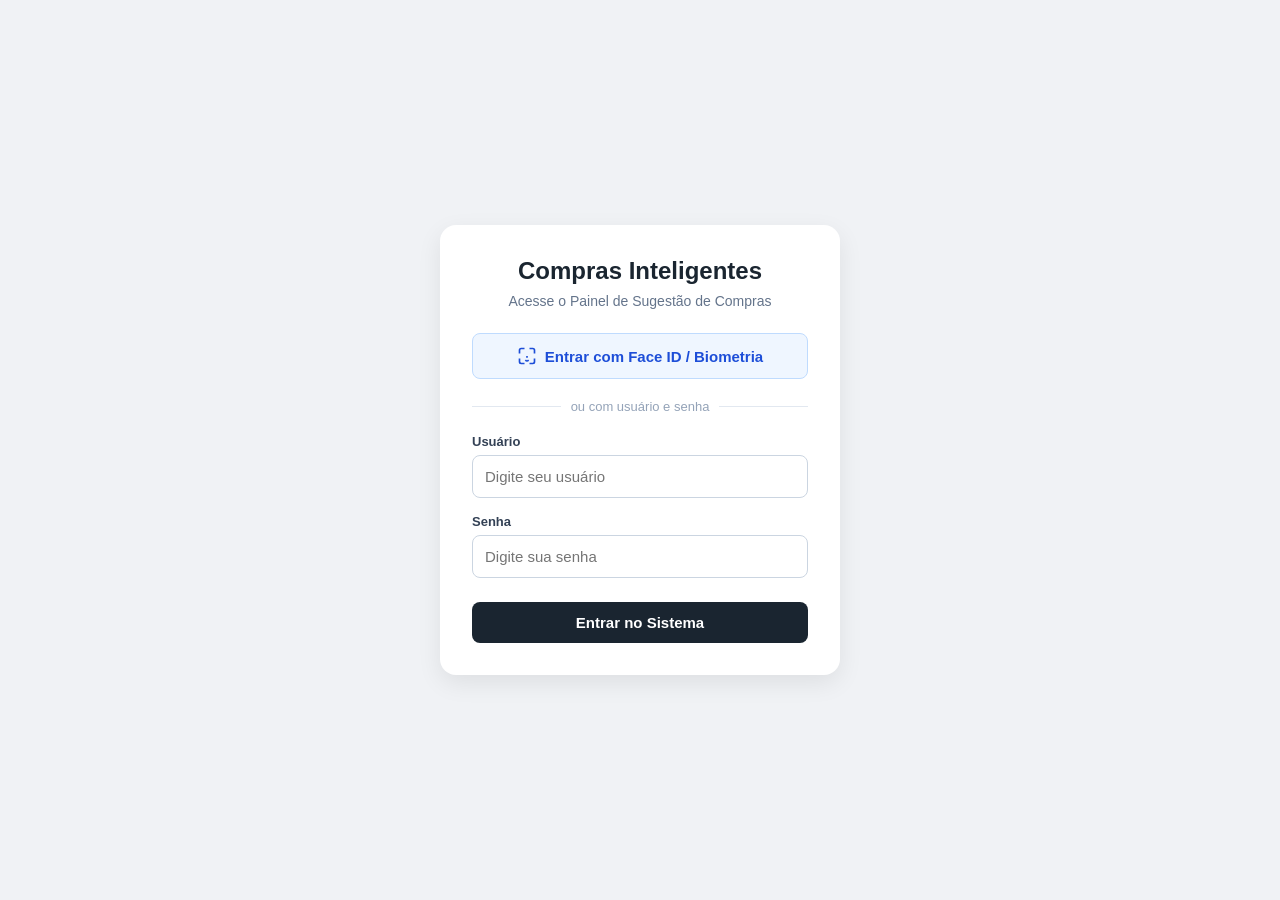
<file: frontend/login.html>
<!DOCTYPE html>
<html lang="pt-BR">
<head>
    <meta charset="UTF-8">
    <meta name="viewport" content="width=device-width, initial-scale=1.0">
    <title>Login - Compras Inteligentes</title>
    <style>
        * { box-sizing: border-box; margin: 0; padding: 0; font-family: -apple-system, BlinkMacSystemFont, "Segoe UI", Roboto, Helvetica, Arial, sans-serif; }
        body { background: #f0f2f5; display: flex; align-items: center; justify-content: center; min-height: 100vh; padding: 20px; }
        .login-card { background: #ffffff; width: 100%; max-width: 400px; padding: 32px; border-radius: 16px; box-shadow: 0 8px 24px rgba(0,0,0,0.08); text-align: center; }
        .logo { font-size: 24px; font-weight: 700; color: #1a2530; margin-bottom: 8px; }
        .subtitle { font-size: 14px; color: #64748b; margin-bottom: 24px; }
        .form-group { margin-bottom: 16px; text-align: left; }
        label { font-size: 13px; font-weight: 600; color: #334155; display: block; margin-bottom: 6px; }
        input { width: 100%; padding: 12px; border: 1px solid #cbd5e1; border-radius: 8px; font-size: 15px; outline: none; transition: 0.2s; }
        input:focus { border-color: #2563eb; box-shadow: 0 0 0 3px rgba(37, 99, 235, 0.1); }
        .btn { width: 100%; padding: 12px; font-size: 15px; font-weight: 600; border: none; border-radius: 8px; cursor: pointer; transition: 0.2s; margin-top: 8px; }
        .btn-primary { background: #1a2530; color: #fff; }
        .btn-primary:hover { background: #2d3e50; }
        .btn-faceid { background: #eff6ff; color: #1d4ed8; border: 1px solid #bfdbfe; display: flex; align-items: center; justify-content: center; gap: 8px; margin-top: 16px; }
        .btn-faceid:hover { background: #dbeafe; }
        .divider { display: flex; align-items: center; margin: 20px 0; color: #94a3b8; font-size: 13px; }
        .divider::before, .divider::after { content: ""; flex: 1; height: 1px; background: #e2e8f0; }
        .divider span { padding: 0 10px; }
        .alert { padding: 10px; border-radius: 6px; font-size: 13px; margin-bottom: 16px; display: none; }
        .alert-error { background: #fef2f2; color: #991b1b; border: 1px solid #fecaca; }
    </style>
</head>
<body>

    <div class="login-card">
        <div class="logo">Compras Inteligentes</div>
        <div class="subtitle">Acesse o Painel de Sugestão de Compras</div>

        <div id="alert" class="alert alert-error"></div>

        <button id="btnFaceID" class="btn btn-faceid" onclick="loginFaceID()">
            <svg width="20" height="20" viewBox="0 0 24 24" fill="none" stroke="currentColor" stroke-width="2"><path d="M9 3H5a2 2 0 0 0-2 2v4m0 6v4a2 2 0 0 0 2 2h4m6 0h4a2 2 0 0 0 2-2v-4m0-6V5a2 2 0 0 0-2-2h-4"/><path d="M9 9h.01M15 9h.01M10 17s1 1 2 1 2-1 2-1"/><path d="M12 12v2"/></svg>
            Entrar com Face ID / Biometria
        </button>

        <div class="divider"><span>ou com usuário e senha</span></div>

        <form onsubmit="loginSenha(event)">
            <div class="form-group">
                <label>Usuário</label>
                <input type="text" id="username" required placeholder="Digite seu usuário">
            </div>
            <div class="form-group">
                <label>Senha</label>
                <input type="password" id="password" required placeholder="Digite sua senha">
            </div>
            <button type="submit" class="btn btn-primary">Entrar no Sistema</button>
        </form>
    </div>

    <script>
        function showAlert(msg) {
            const alert = document.getElementById("alert");
            alert.innerText = msg;
            alert.style.display = "block";
        }

        async function loginSenha(e) {
            e.preventDefault();
            const username = document.getElementById("username").value;
            const password = document.getElementById("password").value;

            try {
                const res = await fetch("/api/login/password", {
                    method: "POST",
                    headers: { "Content-Type": "application/json" },
                    body: JSON.stringify({ username, password })
                });
                const data = await res.json();
                if (res.ok && data.success) {
                    window.location.href = "/";
                } else {
                    showAlert(data.message || "Credenciais inválidas.");
                }
            } catch (err) {
                showAlert("Erro ao conectar ao servidor.");
            }
        }

        // Função para Autenticar com Face ID / WebAuthn
        async function loginFaceID() {
            try {
                const optRes = await fetch("/api/webauthn/login-options");
                const options = await optRes.json();

                // Converte Base64URL para ArrayBuffer
                options.challenge = Uint8Array.from(atob(options.challenge.replace(/-/g, '+').replace(/_/g, '/')), c => c.charCodeAt(0));

                const credential = await navigator.credentials.get({ publicKey: options });

                const authData = {
                    id: credential.id,
                    rawId: arrayBufferToBase64(credential.rawId),
                    type: credential.type,
                    response: {
                        authenticatorData: arrayBufferToBase64(credential.response.authenticatorData),
                        clientDataJSON: arrayBufferToBase64(credential.response.clientDataJSON),
                        signature: arrayBufferToBase64(credential.response.signature),
                        userHandle: credential.response.userHandle ? arrayBufferToBase64(credential.response.userHandle) : null
                    }
                };

                const verifyRes = await fetch("/api/webauthn/login-verify", {
                    method: "POST",
                    headers: { "Content-Type": "application/json" },
                    body: JSON.stringify(authData)
                });

                const verifyData = await verifyRes.json();
                if (verifyData.success) {
                    window.location.href = "/";
                } else {
                    showAlert(verifyData.message || "Face ID não cadastrado.");
                }
            } catch (err) {
                showAlert("Face ID cancelado ou não suportado neste navegador.");
            }
        }

        function arrayBufferToBase64(buffer) {
            let binary = '';
            let bytes = new Uint8Array(buffer);
            for (let i = 0; i < bytes.byteLength; i++) {
                binary += String.fromCharCode(bytes[i]);
            }
            return btoa(binary).replace(/\+/g, '-').replace(/\//g, '_').replace(/=/g, '');
        }
    </script>
</body>
</html>
</file>
